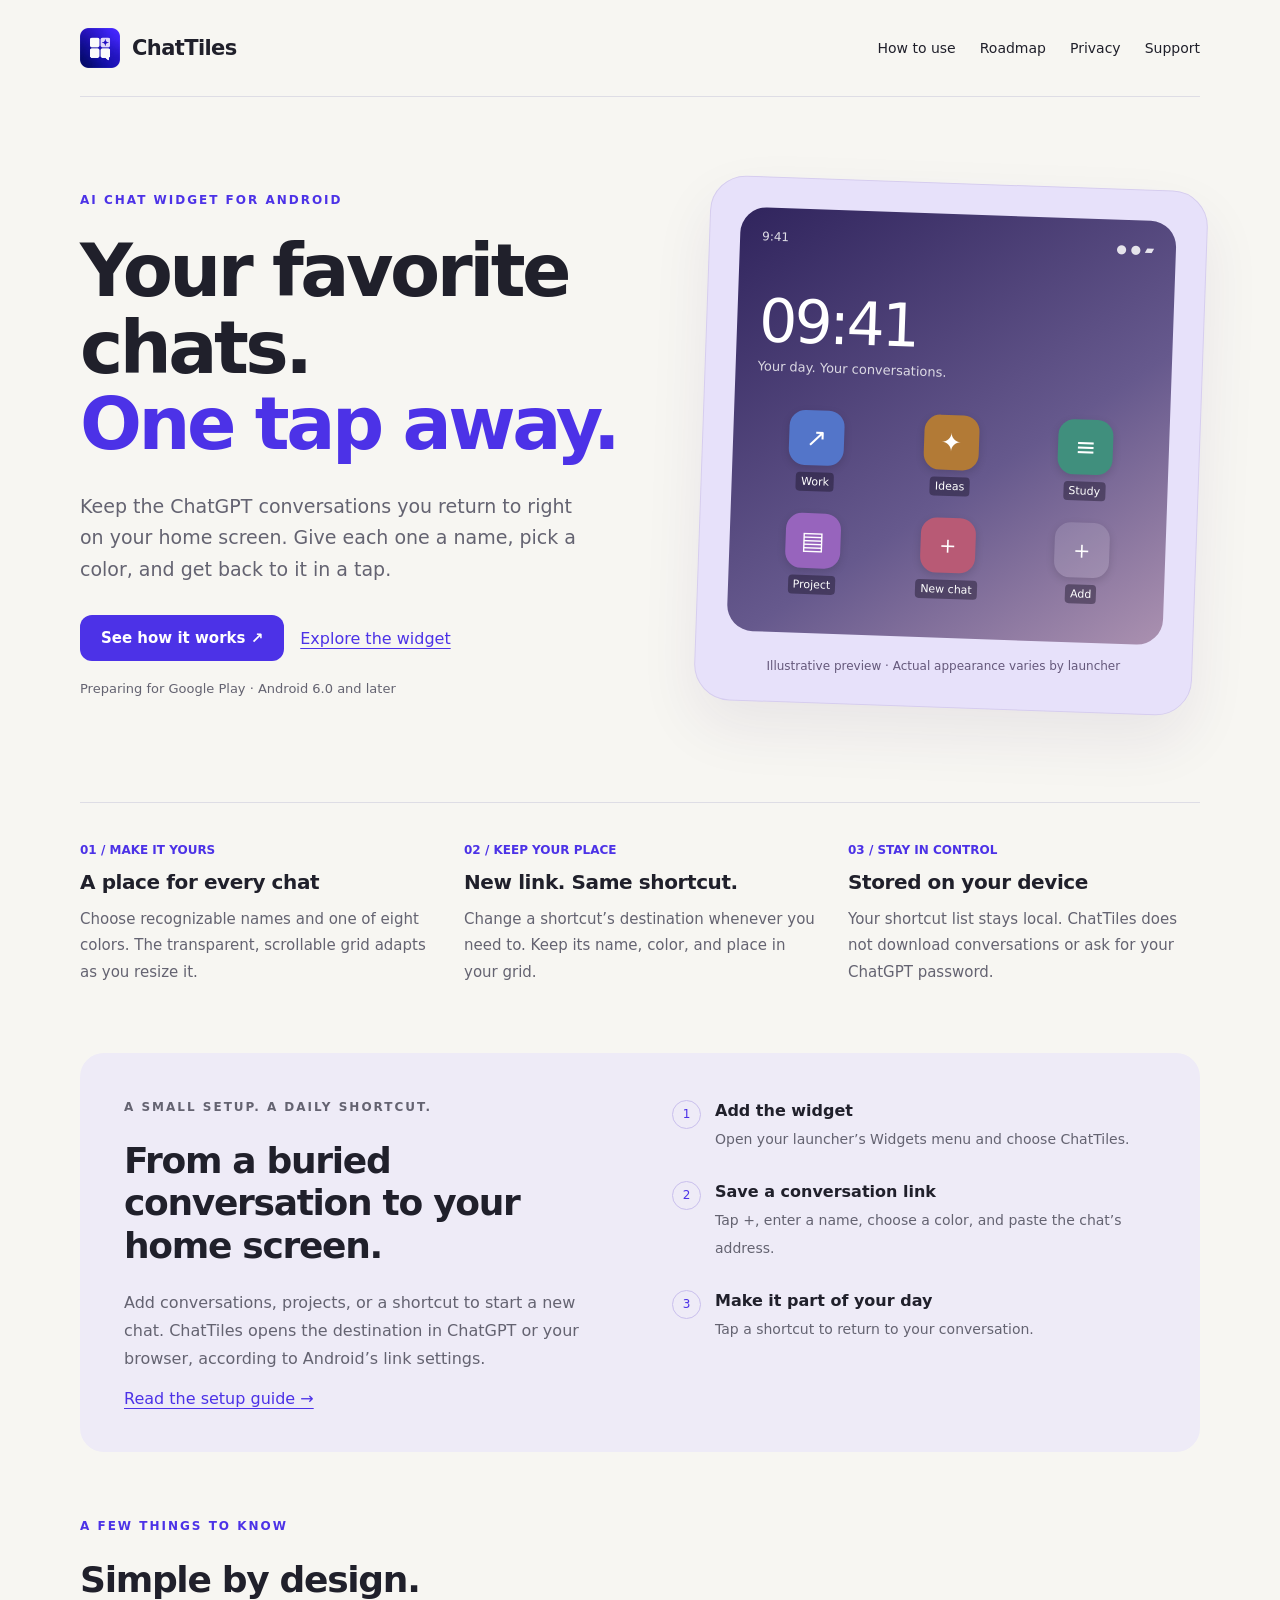
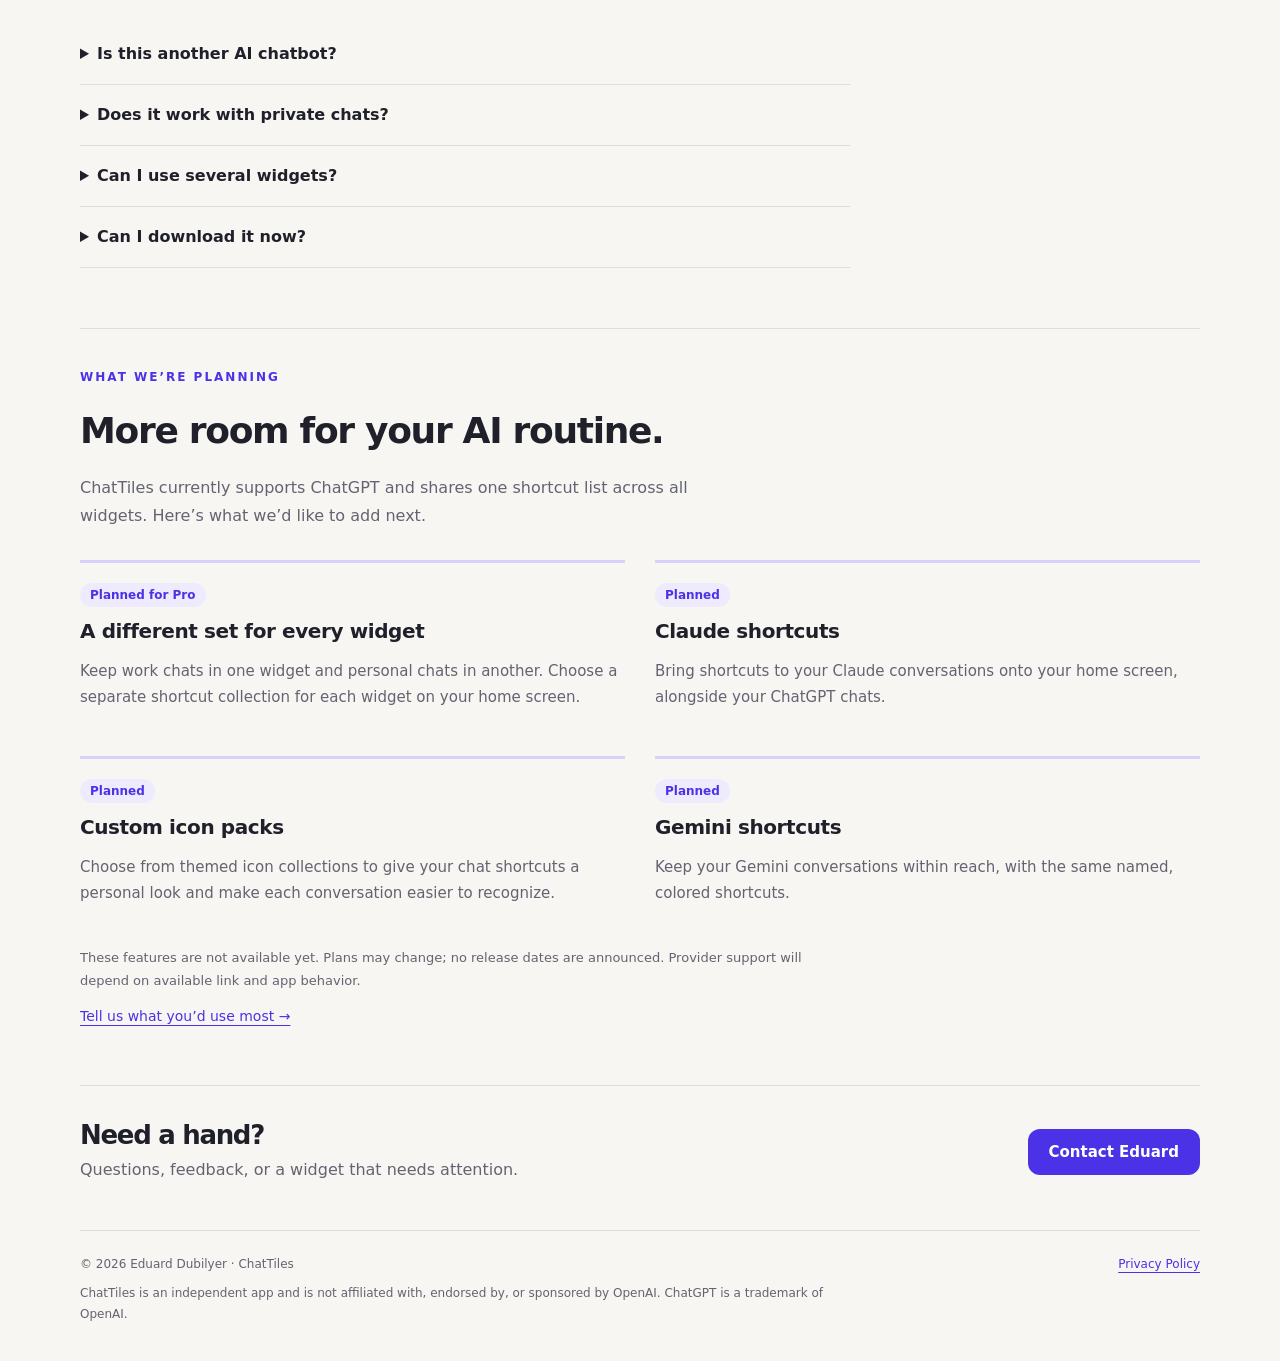
<file: index.html>
<!doctype html>
<html lang="en">
<head>
  <meta charset="utf-8"><meta name="viewport" content="width=device-width,initial-scale=1">
  <title>ChatTiles — Your AI chats, one tap away</title>
  <meta name="description" content="Put shortcuts to your ChatGPT conversations and projects on your Android home screen. Personalize names and colors with ChatTiles.">
  <meta name="theme-color" content="#4c32e7">
  <link rel="icon" href="assets/icon.png"><link rel="stylesheet" href="styles.css">
</head>
<body>
<a class="skip" href="#main">Skip to content</a>
<header><a class="brand" href="./"><img src="assets/icon.png" alt="" width="40" height="40">ChatTiles</a><nav aria-label="Main navigation"><a href="guide/">How to use</a><a href="#roadmap">Roadmap</a><a href="privacy/">Privacy</a><a href="mailto:edaorik@gmail.com">Support</a></nav></header>
<main id="main">
  <section class="hero" aria-labelledby="hero-title">
    <div><p class="eyebrow">AI chat widget for Android</p><h1 id="hero-title">Your favorite chats.<br><span>One tap away.</span></h1><p class="intro">Keep the ChatGPT conversations you return to right on your home screen. Give each one a name, pick a color, and get back to it in a tap.</p><div class="actions"><a class="button" href="guide/">See how it works <span aria-hidden="true">&nbsp;↗</span></a><a href="#features">Explore the widget</a></div><p class="status">Preparing for Google Play · Android 6.0 and later</p></div>
    <div class="demo" role="img" aria-label="Illustration of an Android home screen with a ChatTiles widget. Example shortcuts: Work, Ideas, Study, Project, New chat and Add.">
      <div class="phone"><div class="phone-top"><span>9:41</span><span aria-hidden="true">● ● ▰</span></div><div class="phone-time">09:41</div><p class="phone-date">Your day. Your conversations.</p><div class="widget-grid"><div class="tile"><div class="tile-icon" style="--tile:#5375c9">↗</div><span class="tile-label">Work</span></div><div class="tile"><div class="tile-icon" style="--tile:#b27a36">✦</div><span class="tile-label">Ideas</span></div><div class="tile"><div class="tile-icon" style="--tile:#408f7d">≡</div><span class="tile-label">Study</span></div><div class="tile"><div class="tile-icon" style="--tile:#9764bd">▤</div><span class="tile-label">Project</span></div><div class="tile"><div class="tile-icon" style="--tile:#b85a75">＋</div><span class="tile-label">New chat</span></div><div class="tile"><div class="tile-icon" style="--tile:#ffffff20">＋</div><span class="tile-label">Add</span></div></div></div><p class="demo-caption">Illustrative preview · Actual appearance varies by launcher</p>
    </div>
  </section>
  <section class="benefits" id="features" aria-label="Widget features"><div><span class="number">01 / MAKE IT YOURS</span><h3>A place for every chat</h3><p>Choose recognizable names and one of eight colors. The transparent, scrollable grid adapts as you resize it.</p></div><div><span class="number">02 / KEEP YOUR PLACE</span><h3>New link. Same shortcut.</h3><p>Change a shortcut’s destination whenever you need to. Keep its name, color, and place in your grid.</p></div><div><span class="number">03 / STAY IN CONTROL</span><h3>Stored on your device</h3><p>Your shortcut list stays local. ChatTiles does not download conversations or ask for your ChatGPT password.</p></div></section>
  <section class="how"><div><p class="eyebrow">A small setup. A daily shortcut.</p><h2>From a buried conversation to your home screen.</h2><p>Add conversations, projects, or a shortcut to start a new chat. ChatTiles opens the destination in ChatGPT or your browser, according to Android’s link settings.</p><a href="guide/">Read the setup guide →</a></div><ol class="steps"><li><strong>Add the widget</strong><span>Open your launcher’s Widgets menu and choose ChatTiles.</span></li><li><strong>Save a conversation link</strong><span>Tap +, enter a name, choose a color, and paste the chat’s address.</span></li><li><strong>Make it part of your day</strong><span>Tap a shortcut to return to your conversation.</span></li></ol></section>
  <section class="faq" aria-labelledby="faq-title"><p class="eyebrow">A few things to know</p><h2 id="faq-title">Simple by design.</h2><details><summary>Is this another AI chatbot?</summary><p>No. ChatTiles is a shortcut widget for conversations and projects in ChatGPT. It does not generate answers or include an AI subscription.</p></details><details><summary>Does it work with private chats?</summary><p>You can save a private conversation’s browser address. Opening it still requires access to the correct ChatGPT account. Adding a shortcut does not publish or share the conversation.</p></details><details><summary>Can I use several widgets?</summary><p>Yes. All current widget instances display the same saved list. Resize each instance to suit your home screen.</p></details><details><summary>Can I download it now?</summary><p>ChatTiles is being prepared for Google Play. The download link will appear here after it becomes available. For testing enquiries, <a href="mailto:edaorik@gmail.com">contact the developer</a>.</p></details></section>
  <section class="roadmap" id="roadmap" aria-labelledby="roadmap-title">
    <p class="eyebrow">What we’re planning</p>
    <h2 id="roadmap-title">More room for your AI routine.</h2>
    <p class="roadmap-intro">ChatTiles currently supports ChatGPT and shares one shortcut list across all widgets. Here’s what we’d like to add next.</p>
    <div class="roadmap-grid">
      <article><span class="roadmap-badge">Planned for Pro</span><h3>A different set for every widget</h3><p>Keep work chats in one widget and personal chats in another. Choose a separate shortcut collection for each widget on your home screen.</p></article>
      <article><span class="roadmap-badge">Planned</span><h3>Claude shortcuts</h3><p>Bring shortcuts to your Claude conversations onto your home screen, alongside your ChatGPT chats.</p></article>
      <article><span class="roadmap-badge">Planned</span><h3>Custom icon packs</h3><p>Choose from themed icon collections to give your chat shortcuts a personal look and make each conversation easier to recognize.</p></article>
      <article><span class="roadmap-badge">Planned</span><h3>Gemini shortcuts</h3><p>Keep your Gemini conversations within reach, with the same named, colored shortcuts.</p></article>
    </div>
    <p class="roadmap-note">These features are not available yet. Plans may change; no release dates are announced. Provider support will depend on available link and app behavior.</p>
    <a href="mailto:edaorik@gmail.com?subject=ChatTiles%20roadmap">Tell us what you’d use most →</a>
  </section>
  <section class="support"><div><h2>Need a hand?</h2><p>Questions, feedback, or a widget that needs attention.</p></div><a class="button" href="mailto:edaorik@gmail.com">Contact Eduard</a></section>
</main>
<footer><div class="footer-row"><span>© 2026 Eduard Dubilyer · ChatTiles</span><a href="privacy/">Privacy Policy</a></div><p>ChatTiles is an independent app and is not affiliated with, endorsed by, or sponsored by OpenAI. ChatGPT is a trademark of OpenAI.</p></footer>
</body></html>
</file>
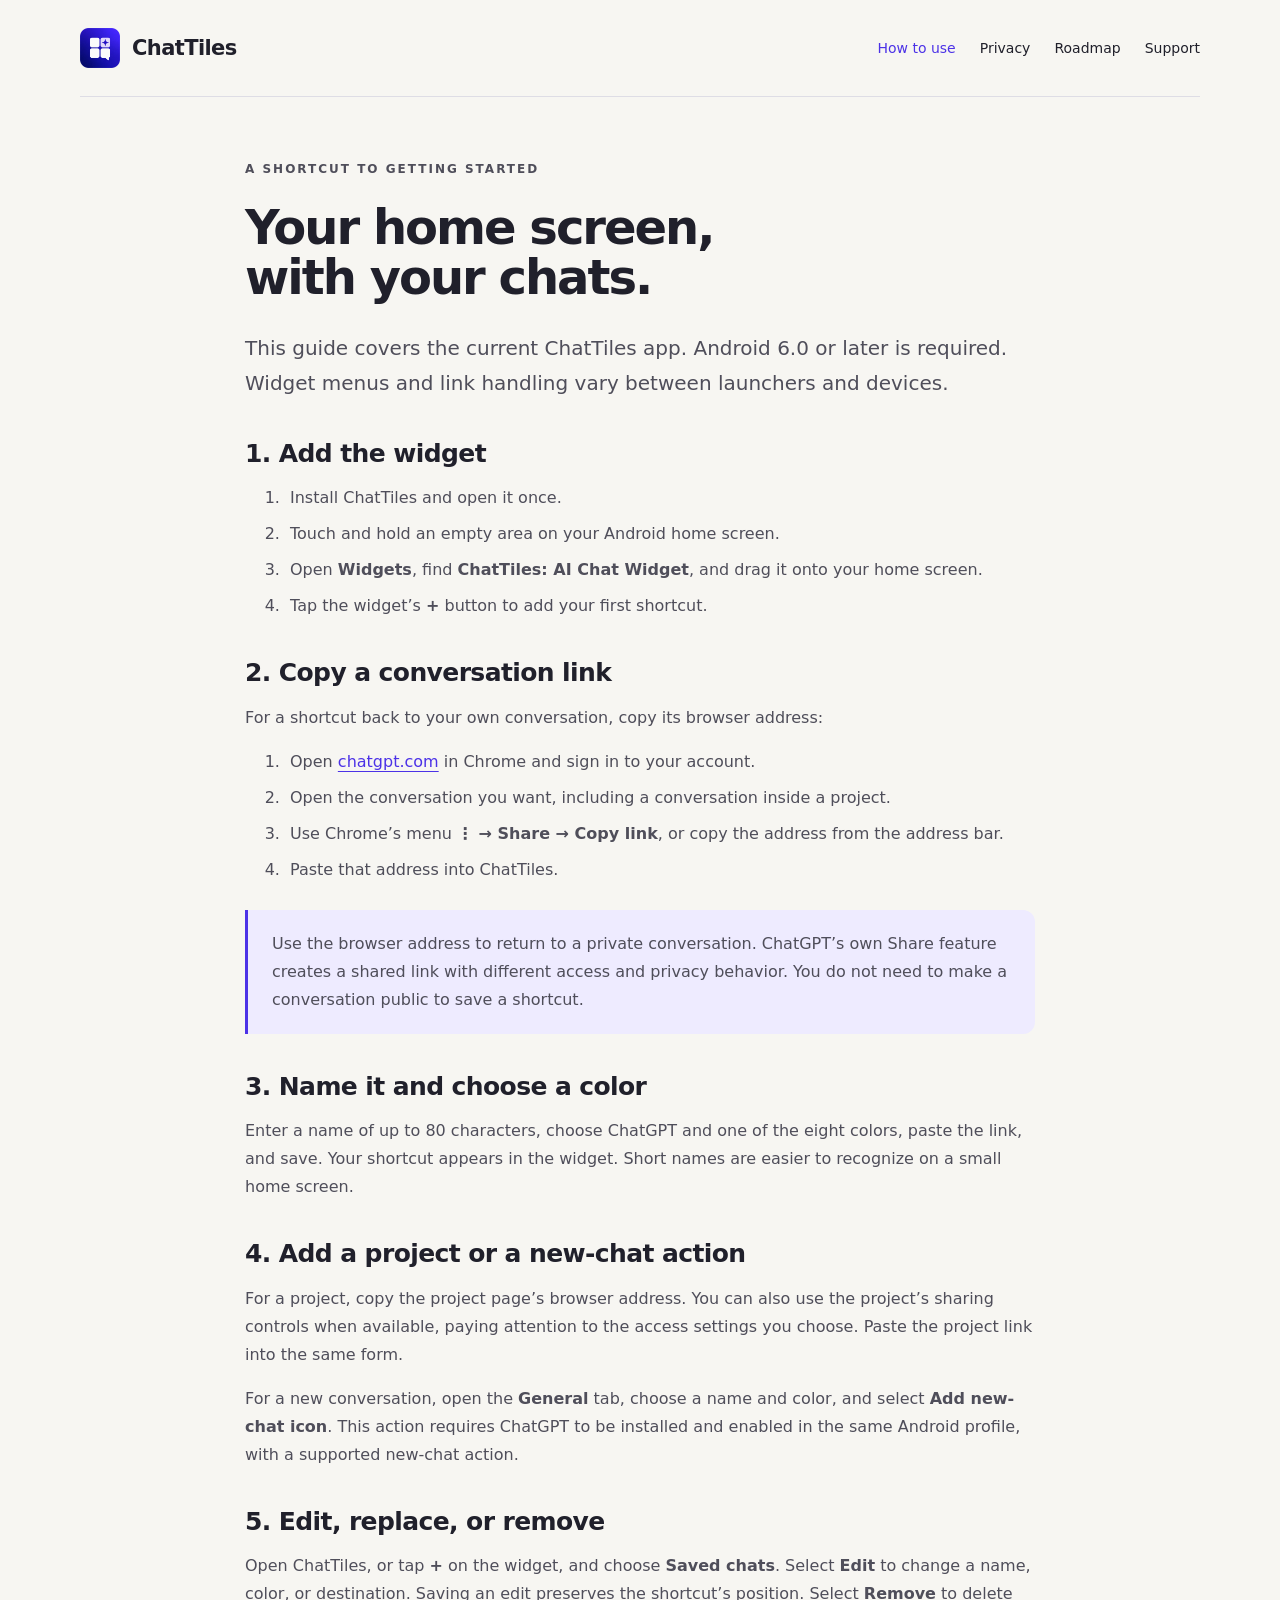
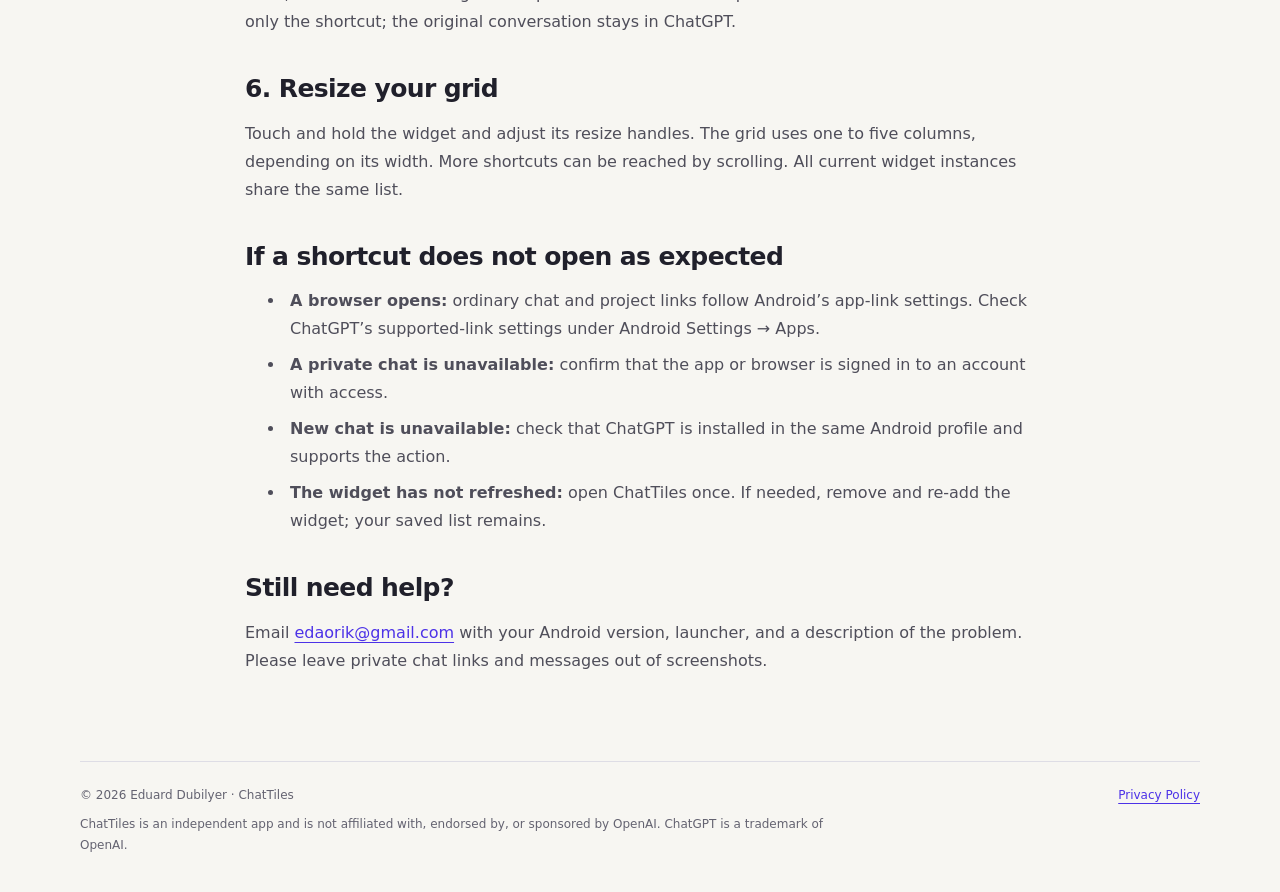
<file: guide/index.html>
<!doctype html>
<html lang="en"><head><meta charset="utf-8"><meta name="viewport" content="width=device-width,initial-scale=1"><title>Setup guide — ChatTiles</title><meta name="description" content="Add the ChatTiles Android widget, copy ChatGPT conversation links, and customize your home screen shortcuts."><link rel="icon" href="../assets/icon.png"><link rel="stylesheet" href="../styles.css"></head>
<body><a class="skip" href="#main">Skip to content</a><header><a class="brand" href="../"><img src="../assets/icon.png" alt="" width="40" height="40">ChatTiles</a><nav aria-label="Main navigation"><a href="./" aria-current="page">How to use</a><a href="../privacy/">Privacy</a><a href="../#roadmap">Roadmap</a><a href="mailto:edaorik@gmail.com">Support</a></nav></header>
<main id="main" class="document"><p class="eyebrow">A shortcut to getting started</p><h1>Your home screen,<br>with your chats.</h1><p class="lead">This guide covers the current ChatTiles app. Android 6.0 or later is required. Widget menus and link handling vary between launchers and devices.</p>
<h2>1. Add the widget</h2><ol><li>Install ChatTiles and open it once.</li><li>Touch and hold an empty area on your Android home screen.</li><li>Open <strong>Widgets</strong>, find <strong>ChatTiles: AI Chat Widget</strong>, and drag it onto your home screen.</li><li>Tap the widget’s <strong>+</strong> button to add your first shortcut.</li></ol>
<h2>2. Copy a conversation link</h2><p>For a shortcut back to your own conversation, copy its browser address:</p><ol><li>Open <a href="https://chatgpt.com/">chatgpt.com</a> in Chrome and sign in to your account.</li><li>Open the conversation you want, including a conversation inside a project.</li><li>Use Chrome’s menu <strong>⋮ → Share → Copy link</strong>, or copy the address from the address bar.</li><li>Paste that address into ChatTiles.</li></ol><div class="notice"><p>Use the browser address to return to a private conversation. ChatGPT’s own Share feature creates a shared link with different access and privacy behavior. You do not need to make a conversation public to save a shortcut.</p></div>
<h2>3. Name it and choose a color</h2><p>Enter a name of up to 80 characters, choose ChatGPT and one of the eight colors, paste the link, and save. Your shortcut appears in the widget. Short names are easier to recognize on a small home screen.</p>
<h2>4. Add a project or a new-chat action</h2><p>For a project, copy the project page’s browser address. You can also use the project’s sharing controls when available, paying attention to the access settings you choose. Paste the project link into the same form.</p><p>For a new conversation, open the <strong>General</strong> tab, choose a name and color, and select <strong>Add new-chat icon</strong>. This action requires ChatGPT to be installed and enabled in the same Android profile, with a supported new-chat action.</p>
<h2>5. Edit, replace, or remove</h2><p>Open ChatTiles, or tap <strong>+</strong> on the widget, and choose <strong>Saved chats</strong>. Select <strong>Edit</strong> to change a name, color, or destination. Saving an edit preserves the shortcut’s position. Select <strong>Remove</strong> to delete only the shortcut; the original conversation stays in ChatGPT.</p>
<h2>6. Resize your grid</h2><p>Touch and hold the widget and adjust its resize handles. The grid uses one to five columns, depending on its width. More shortcuts can be reached by scrolling. All current widget instances share the same list.</p>
<h2>If a shortcut does not open as expected</h2><ul><li><strong>A browser opens:</strong> ordinary chat and project links follow Android’s app-link settings. Check ChatGPT’s supported-link settings under Android Settings → Apps.</li><li><strong>A private chat is unavailable:</strong> confirm that the app or browser is signed in to an account with access.</li><li><strong>New chat is unavailable:</strong> check that ChatGPT is installed in the same Android profile and supports the action.</li><li><strong>The widget has not refreshed:</strong> open ChatTiles once. If needed, remove and re-add the widget; your saved list remains.</li></ul>
<h2>Still need help?</h2><p>Email <a href="mailto:edaorik@gmail.com">edaorik@gmail.com</a> with your Android version, launcher, and a description of the problem. Please leave private chat links and messages out of screenshots.</p>
</main><footer><div class="footer-row"><span>© 2026 Eduard Dubilyer · ChatTiles</span><a href="../privacy/">Privacy Policy</a></div><p>ChatTiles is an independent app and is not affiliated with, endorsed by, or sponsored by OpenAI. ChatGPT is a trademark of OpenAI.</p></footer></body></html>
</file>
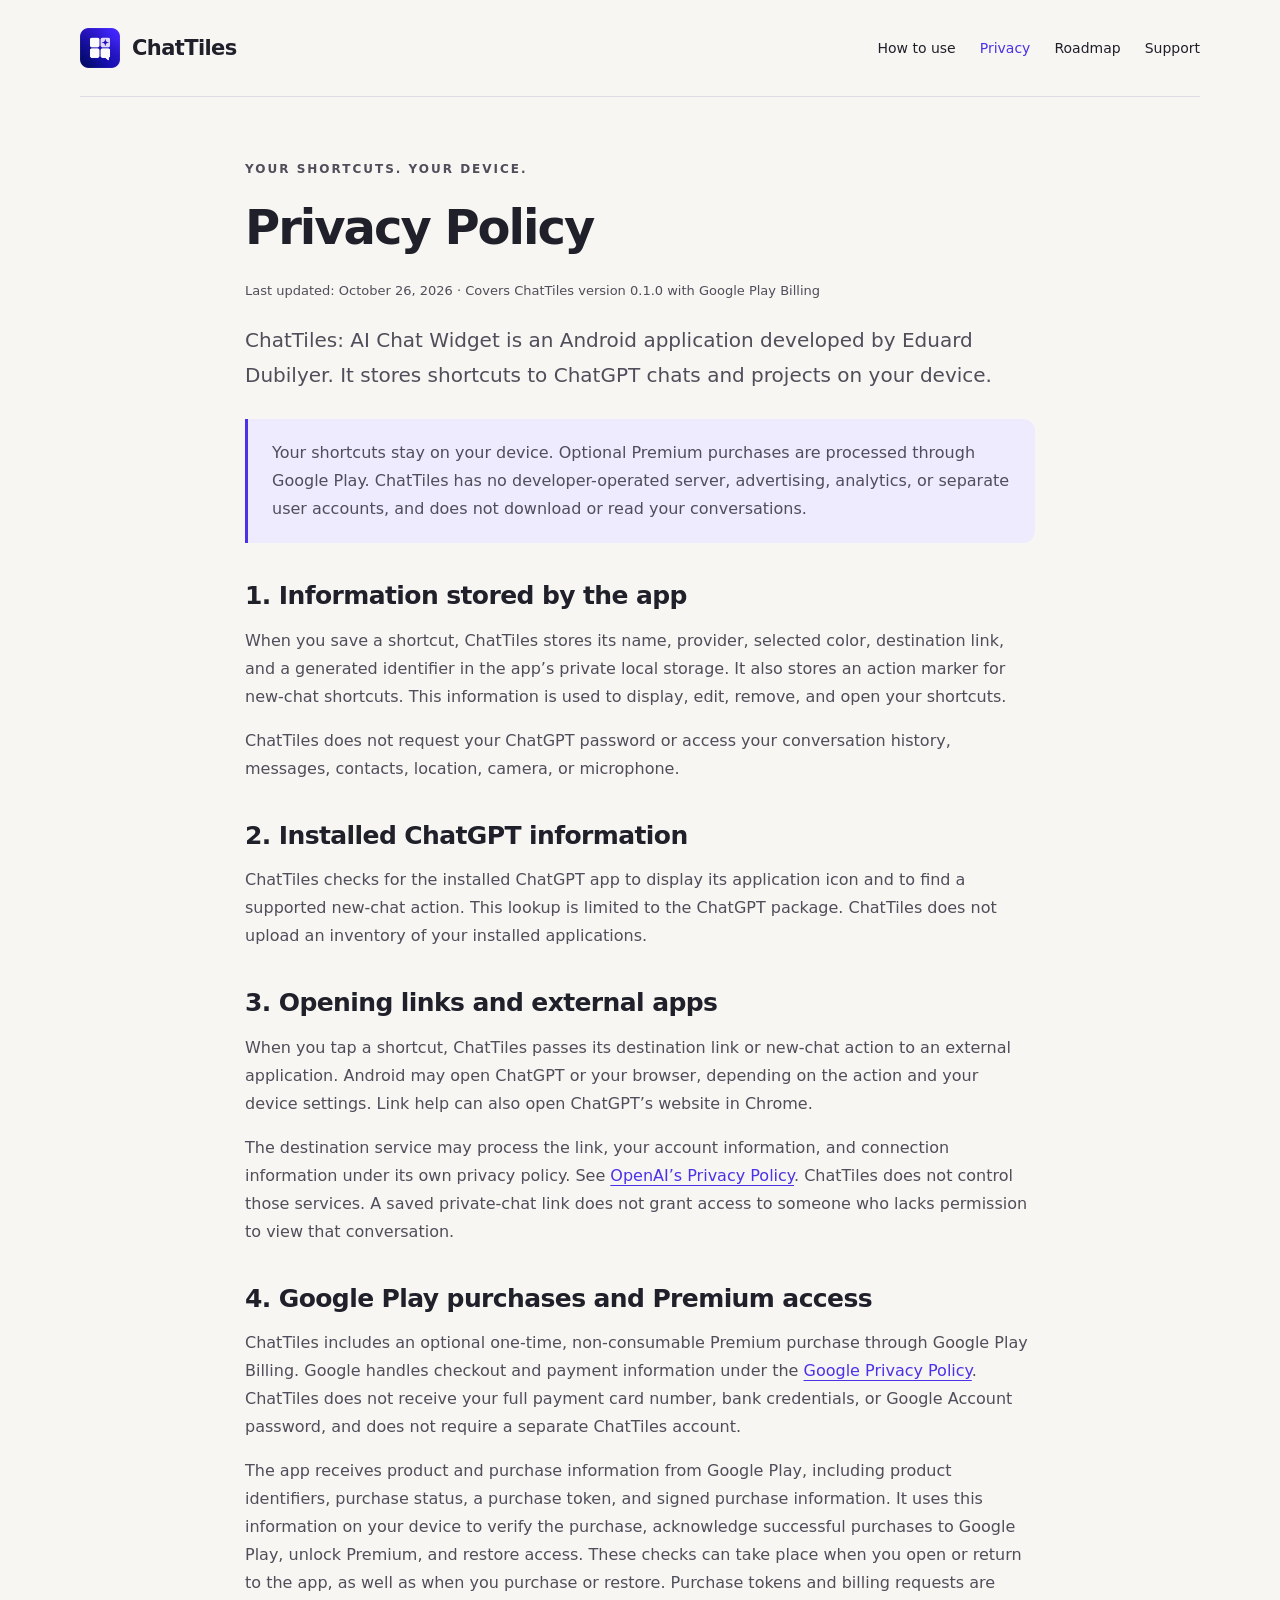
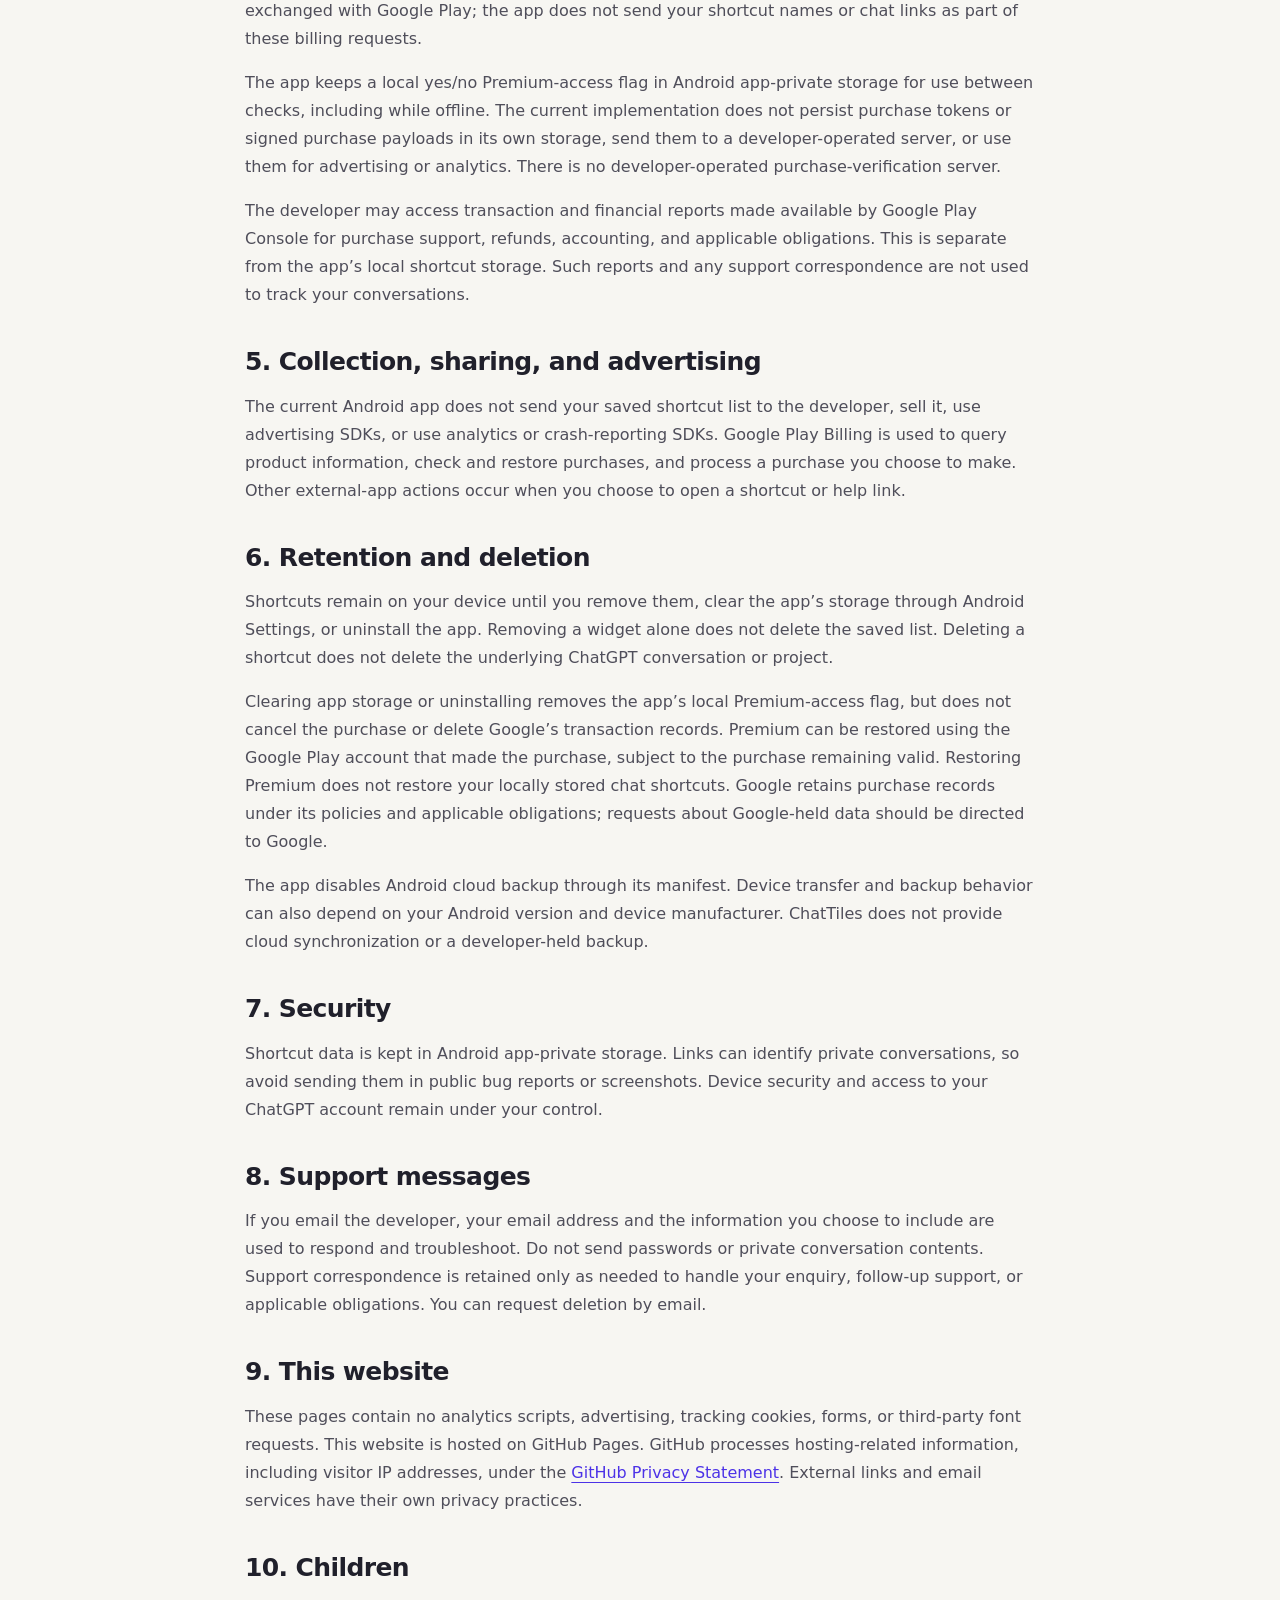
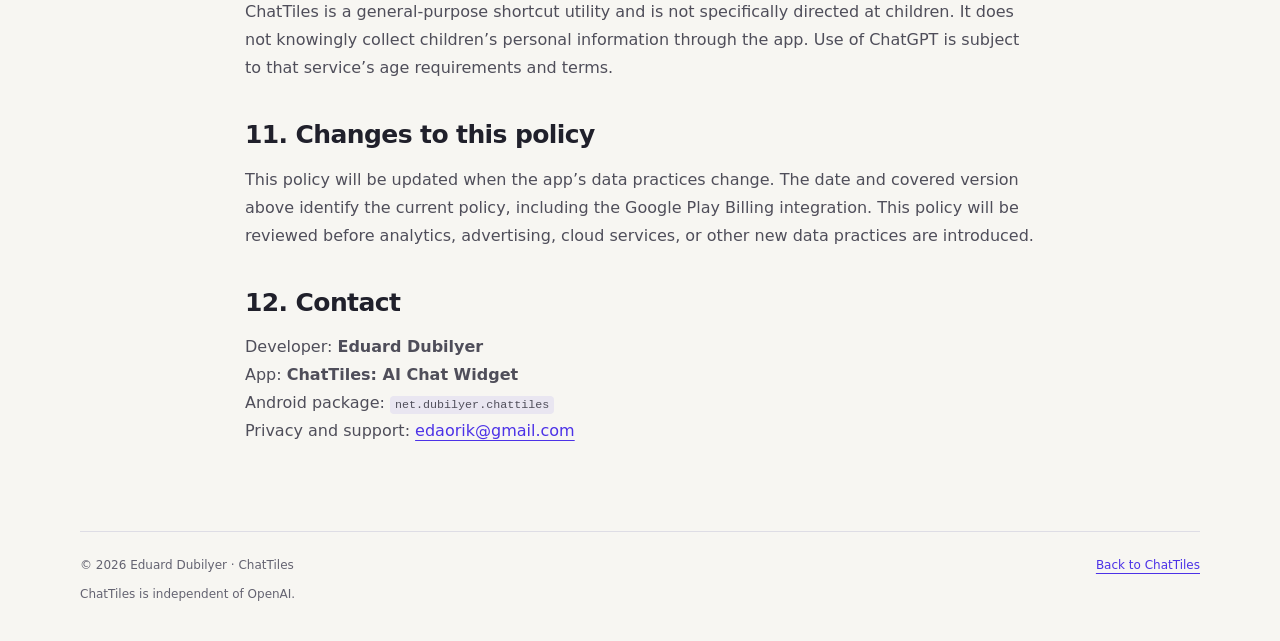
<file: privacy/index.html>
<!doctype html>
<html lang="en"><head><meta charset="utf-8"><meta name="viewport" content="width=device-width,initial-scale=1"><title>Privacy Policy — ChatTiles</title><meta name="description" content="How ChatTiles handles shortcuts, Google Play purchases, local Premium access, external apps, and support enquiries."><link rel="icon" href="../assets/icon.png"><link rel="stylesheet" href="../styles.css"></head>
<body><a class="skip" href="#main">Skip to content</a><header><a class="brand" href="../"><img src="../assets/icon.png" alt="" width="40" height="40">ChatTiles</a><nav aria-label="Main navigation"><a href="../guide/">How to use</a><a href="./" aria-current="page">Privacy</a><a href="../#roadmap">Roadmap</a><a href="mailto:edaorik@gmail.com">Support</a></nav></header>
<main id="main" class="document"><p class="eyebrow">Your shortcuts. Your device.</p><h1>Privacy Policy</h1><p class="meta">Last updated: October 26, 2026 · Covers ChatTiles version 0.1.0 with Google Play Billing</p><p class="lead">ChatTiles: AI Chat Widget is an Android application developed by Eduard Dubilyer. It stores shortcuts to ChatGPT chats and projects on your device.</p><div class="notice"><p>Your shortcuts stay on your device. Optional Premium purchases are processed through Google Play. ChatTiles has no developer-operated server, advertising, analytics, or separate user accounts, and does not download or read your conversations.</p></div>
<h2>1. Information stored by the app</h2><p>When you save a shortcut, ChatTiles stores its name, provider, selected color, destination link, and a generated identifier in the app’s private local storage. It also stores an action marker for new-chat shortcuts. This information is used to display, edit, remove, and open your shortcuts.</p><p>ChatTiles does not request your ChatGPT password or access your conversation history, messages, contacts, location, camera, or microphone.</p>
<h2>2. Installed ChatGPT information</h2><p>ChatTiles checks for the installed ChatGPT app to display its application icon and to find a supported new-chat action. This lookup is limited to the ChatGPT package. ChatTiles does not upload an inventory of your installed applications.</p>
<h2>3. Opening links and external apps</h2><p>When you tap a shortcut, ChatTiles passes its destination link or new-chat action to an external application. Android may open ChatGPT or your browser, depending on the action and your device settings. Link help can also open ChatGPT’s website in Chrome.</p><p>The destination service may process the link, your account information, and connection information under its own privacy policy. See <a href="https://openai.com/policies/privacy-policy/">OpenAI’s Privacy Policy</a>. ChatTiles does not control those services. A saved private-chat link does not grant access to someone who lacks permission to view that conversation.</p>
<h2>4. Google Play purchases and Premium access</h2>
<p>ChatTiles includes an optional one-time, non-consumable Premium purchase through Google Play Billing. Google handles checkout and payment information under the <a href="https://policies.google.com/privacy">Google Privacy Policy</a>. ChatTiles does not receive your full payment card number, bank credentials, or Google Account password, and does not require a separate ChatTiles account.</p>
<p>The app receives product and purchase information from Google Play, including product identifiers, purchase status, a purchase token, and signed purchase information. It uses this information on your device to verify the purchase, acknowledge successful purchases to Google Play, unlock Premium, and restore access. These checks can take place when you open or return to the app, as well as when you purchase or restore. Purchase tokens and billing requests are exchanged with Google Play; the app does not send your shortcut names or chat links as part of these billing requests.</p>
<p>The app keeps a local yes/no Premium-access flag in Android app-private storage for use between checks, including while offline. The current implementation does not persist purchase tokens or signed purchase payloads in its own storage, send them to a developer-operated server, or use them for advertising or analytics. There is no developer-operated purchase-verification server.</p>
<p>The developer may access transaction and financial reports made available by Google Play Console for purchase support, refunds, accounting, and applicable obligations. This is separate from the app’s local shortcut storage. Such reports and any support correspondence are not used to track your conversations.</p>
<h2>5. Collection, sharing, and advertising</h2><p>The current Android app does not send your saved shortcut list to the developer, sell it, use advertising SDKs, or use analytics or crash-reporting SDKs. Google Play Billing is used to query product information, check and restore purchases, and process a purchase you choose to make. Other external-app actions occur when you choose to open a shortcut or help link.</p>
<h2>6. Retention and deletion</h2><p>Shortcuts remain on your device until you remove them, clear the app’s storage through Android Settings, or uninstall the app. Removing a widget alone does not delete the saved list. Deleting a shortcut does not delete the underlying ChatGPT conversation or project.</p><p>Clearing app storage or uninstalling removes the app’s local Premium-access flag, but does not cancel the purchase or delete Google’s transaction records. Premium can be restored using the Google Play account that made the purchase, subject to the purchase remaining valid. Restoring Premium does not restore your locally stored chat shortcuts. Google retains purchase records under its policies and applicable obligations; requests about Google-held data should be directed to Google.</p>
<p>The app disables Android cloud backup through its manifest. Device transfer and backup behavior can also depend on your Android version and device manufacturer. ChatTiles does not provide cloud synchronization or a developer-held backup.</p>
<h2>7. Security</h2><p>Shortcut data is kept in Android app-private storage. Links can identify private conversations, so avoid sending them in public bug reports or screenshots. Device security and access to your ChatGPT account remain under your control.</p>
<h2>8. Support messages</h2><p>If you email the developer, your email address and the information you choose to include are used to respond and troubleshoot. Do not send passwords or private conversation contents. Support correspondence is retained only as needed to handle your enquiry, follow-up support, or applicable obligations. You can request deletion by email.</p>
<h2>9. This website</h2><p>These pages contain no analytics scripts, advertising, tracking cookies, forms, or third-party font requests. This website is hosted on GitHub Pages. GitHub processes hosting-related information, including visitor IP addresses, under the <a href="https://docs.github.com/en/site-policy/privacy-policies/github-general-privacy-statement">GitHub Privacy Statement</a>. External links and email services have their own privacy practices.</p>
<h2>10. Children</h2><p>ChatTiles is a general-purpose shortcut utility and is not specifically directed at children. It does not knowingly collect children’s personal information through the app. Use of ChatGPT is subject to that service’s age requirements and terms.</p>
<h2>11. Changes to this policy</h2><p>This policy will be updated when the app’s data practices change. The date and covered version above identify the current policy, including the Google Play Billing integration. This policy will be reviewed before analytics, advertising, cloud services, or other new data practices are introduced.</p>
<h2>12. Contact</h2><p>Developer: <strong>Eduard Dubilyer</strong><br>App: <strong>ChatTiles: AI Chat Widget</strong><br>Android package: <code>net.dubilyer.chattiles</code><br>Privacy and support: <a href="mailto:edaorik@gmail.com">edaorik@gmail.com</a></p>
</main><footer><div class="footer-row"><span>© 2026 Eduard Dubilyer · ChatTiles</span><a href="../">Back to ChatTiles</a></div><p>ChatTiles is independent of OpenAI.</p></footer></body></html>
</file>
<file: styles.css>
:root{--paper:#f7f6f2;--ink:#20202b;--muted:#646371;--purple:#4c32e7;--line:#dedde5;--soft:#eeebff;font-family:ui-sans-serif,system-ui,-apple-system,BlinkMacSystemFont,"Segoe UI",sans-serif;color:var(--ink);background:var(--paper);font-synthesis:none}
*{box-sizing:border-box}html{scroll-behavior:smooth;scroll-padding-top:24px}body{margin:0}a{color:var(--purple);text-underline-offset:4px}a:hover{color:#2d189e}a:focus-visible,summary:focus-visible{outline:3px solid #7b65ef;outline-offset:5px}header,main,footer{width:min(1120px,calc(100% - 48px));margin:auto}header{display:flex;align-items:center;justify-content:space-between;gap:24px;padding:28px 0;border-bottom:1px solid var(--line)}.brand{display:flex;align-items:center;gap:12px;font-size:21px;font-weight:750;letter-spacing:-.6px;color:var(--ink);text-decoration:none}.brand img{width:40px;height:40px}nav{display:flex;gap:24px;align-items:center}nav a{font-size:14px;color:var(--ink);text-decoration:none}nav a[aria-current=page]{color:var(--purple)}.hero{display:grid;grid-template-columns:1.12fr 1fr;gap:64px;align-items:center;padding:86px 0 94px}.eyebrow{font-size:12px;font-weight:750;text-transform:uppercase;letter-spacing:2px;color:var(--purple);margin:0 0 22px}h1{font-size:clamp(46px,5.7vw,76px);font-weight:700;line-height:1.05;letter-spacing:-3.5px;margin:0 0 28px}h1 span{color:var(--purple)}.intro{font-size:19px;line-height:1.65;color:var(--muted);max-width:520px;margin:0 0 30px}.actions{display:flex;align-items:center;gap:16px;flex-wrap:wrap}.button{display:inline-flex;padding:14px 21px;border-radius:12px;background:var(--purple);color:white;font-size:15px;font-weight:650;text-decoration:none}.button:hover{background:#3820bd;color:white}.status{font-size:13px;color:var(--muted);margin:17px 0 0}.demo{background:#e7e1fa;border:1px solid #d6cdef;border-radius:36px;padding:30px;transform:rotate(2deg);box-shadow:0 26px 60px #31216113}.phone{min-height:424px;border-radius:26px;background:linear-gradient(145deg,#30245d,#66598d 60%,#ab91b0);color:white;padding:22px}.phone-top{display:flex;justify-content:space-between;font-size:12px;opacity:.85}.phone-time{font-size:60px;font-weight:300;letter-spacing:-3px;margin-top:42px}.phone-date{font-size:13px;opacity:.8;margin:0 0 30px}.widget-grid{display:grid;grid-template-columns:repeat(3,1fr);gap:22px 12px}.tile{text-align:center;font-size:11px}.tile-icon{display:grid;place-items:center;width:55px;height:55px;margin:0 auto 7px;border-radius:16px;background:var(--tile,#7165c8);font-size:25px;font-weight:450;box-shadow:0 3px 8px #0002}.tile-label{display:inline-block;background:#18112670;border-radius:4px;padding:3px 5px}.demo-caption{font-size:12px;text-align:center;color:#65587b;margin:18px 0 0;transform:rotate(-2deg)}.benefits{display:grid;grid-template-columns:repeat(3,1fr);gap:32px;padding:36px 0 56px;border-top:1px solid var(--line)}.number{font-size:12px;font-weight:700;color:var(--purple)}h2{font-size:36px;line-height:1.18;letter-spacing:-1.3px;margin:0 0 22px}h3{font-size:20px;letter-spacing:-.4px;margin:12px 0}p,li{line-height:1.75}.benefits p{color:var(--muted);font-size:15px;margin:0}.how{display:grid;grid-template-columns:1fr 1fr;gap:64px;background:#eeebf7;border-radius:24px;padding:44px;margin:12px 0 64px}.how p{color:var(--muted)}.steps{list-style:none;margin:0;padding:0;counter-reset:step}.steps li{counter-increment:step;position:relative;padding:0 0 25px 43px}.steps li:last-child{padding-bottom:0}.steps li:before{content:counter(step);position:absolute;left:0;top:3px;width:27px;height:27px;border:1px solid #c9bfed;border-radius:50%;display:grid;place-items:center;font-size:12px;color:var(--purple)}.steps strong{display:block}.steps span{font-size:14px;color:var(--muted)}.faq{max-width:770px;padding-bottom:60px}details{border-bottom:1px solid var(--line);padding:18px 0}summary{cursor:pointer;font-weight:650;line-height:1.5}details p{color:var(--muted);margin-bottom:0}.support{display:flex;justify-content:space-between;align-items:center;gap:20px;padding:34px 0 46px;border-top:1px solid var(--line)}.support h2{font-size:26px;margin-bottom:6px}.support p{margin:0;color:var(--muted)}footer{padding:26px 0 36px;border-top:1px solid var(--line);font-size:12px;color:var(--muted)}footer .footer-row{display:flex;justify-content:space-between;gap:20px}footer p{max-width:760px;margin-bottom:0}.document{max-width:790px;padding:62px 0 70px}.document h1{font-size:48px;letter-spacing:-2px}.document h2{font-size:25px;letter-spacing:-.6px;margin:38px 0 12px}.document p,.document li{color:#4f4e5a}.document li{padding-left:5px;margin-bottom:8px}.document .lead{font-size:20px}.notice{padding:20px 24px;background:var(--soft);border-left:3px solid var(--purple);border-radius:0 12px 12px 0;margin:26px 0}.notice p{margin:0}.meta{font-size:13px;color:var(--muted)}.skip{position:absolute;top:-70px;left:12px;background:white;padding:12px;z-index:2}.skip:focus{top:12px}code{background:#e9e6f1;padding:2px 5px;border-radius:4px;font-size:.9em}a{overflow-wrap:anywhere}
@media(max-width:800px){.hero{grid-template-columns:1fr;gap:40px;padding:52px 0}.demo{max-width:440px;width:100%;margin:auto;transform:none}.demo-caption{transform:none}.benefits{gap:22px}.how{gap:30px;padding:30px}.intro{max-width:100%}}
@media(max-width:540px){header,main,footer{width:calc(100% - 32px)}header{gap:14px;padding:20px 0;flex-wrap:wrap}nav{gap:20px}.brand{font-size:19px}.brand img{width:34px;height:34px}h1{font-size:49px;letter-spacing:-2.5px}.hero{padding-top:42px}.intro{font-size:17px}.demo{padding:18px;border-radius:28px}.phone{padding:20px;min-height:400px}.benefits,.how{grid-template-columns:1fr}.benefits{padding-top:28px;gap:26px}.how{padding:26px;margin-bottom:44px}.support,.footer-row{flex-direction:column;align-items:flex-start}.document{padding-top:40px}.document h1{font-size:39px}.document .lead{font-size:18px}h2{font-size:30px}}
@media(prefers-reduced-motion:reduce){html{scroll-behavior:auto}}

.roadmap{padding:38px 0 60px;border-top:1px solid var(--line)}.roadmap-intro{max-width:670px;color:var(--muted);margin-bottom:30px}.roadmap-grid{display:grid;grid-template-columns:repeat(2,minmax(0,1fr));gap:30px;margin-bottom:26px}.roadmap-grid article{border-top:3px solid #d9d1fa;padding-top:20px}.roadmap-grid p{color:var(--muted);font-size:15px}.roadmap-badge{display:inline-block;padding:5px 10px;border-radius:20px;background:var(--soft);color:var(--purple);font-size:12px;font-weight:650}.roadmap-note{font-size:13px;color:var(--muted);max-width:760px}.roadmap> a{font-size:14px}@media(max-width:650px){.roadmap-grid{grid-template-columns:1fr;gap:18px}nav{flex-wrap:wrap;gap:14px 20px}header{flex-wrap:wrap}}
</file>
